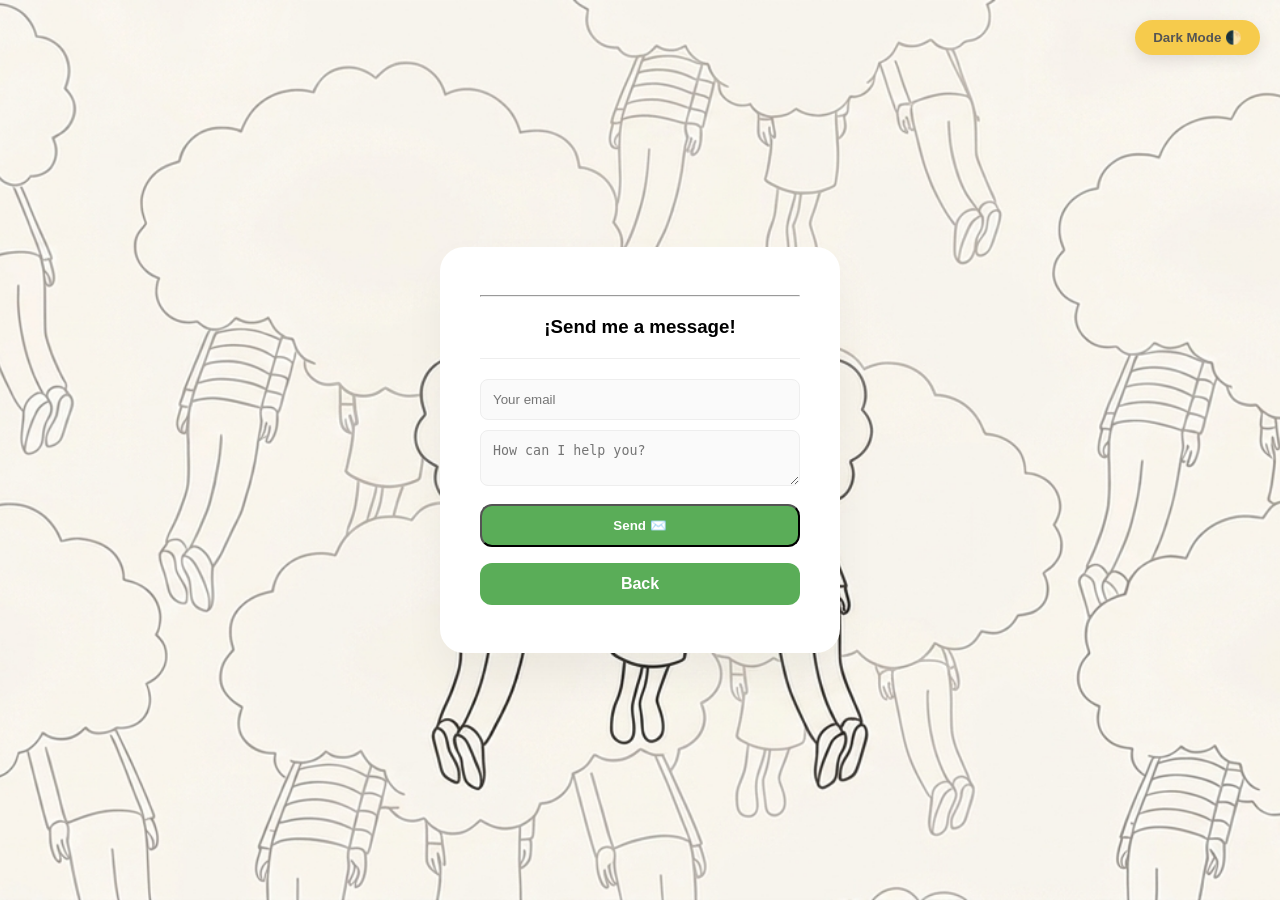
<file: contact.html>
<!doctype html>
<html lang="en">
  <head>
    <meta charset="UTF-8" />
    <meta name="viewport" content="width=device-width, initial-scale=1.0" />
    <link rel="stylesheet" href="style.css" />
    <title>Document</title>
  </head>
  <body>
    <button id="magic-button" class="floating-btn">Dark Mode 🌓</button>

    <div class="card">
      <hr />
      <h3>¡Send me a message!</h3>
      <form
        id="contact-form"
        action="https://formspree.io/f/mreyvvjo"
        method="POST"
      >
        <input type="email" name="email" placeholder="Your email" required />
        <textarea
          name="message"
          placeholder="How can I help you?"
          required
        ></textarea>
        <button type="submit" class="boton">Send ✉️</button>
      </form>
      <a href="./index.html" class="boton">Back</a>
    </div>
    <script src="./main.js"></script>
  </body>
</html>
</file>
<file: style.css>
body {
    margin: 0;
    padding: 0;
    box-sizing: border-box;
    min-height: 100vh;
    width: 100%;
    display: flex;
    justify-content: center;
    align-items: center;
    background-image: url("assets/background.png");
    background-position: center;
    background-size: cover;
    background-repeat: no-repeat;
    background-attachment: fixed;
    overflow: hidden; 
    font-family: 'Segoe UI', sans-serif;
}

.floating-btn {
  position: fixed;
  top: 20px;
  right: 20px;
  padding: 10px 18px;
  border: none;
  border-radius: 50px;
  cursor: pointer;
  background: #f6cb4c;
  color: #555;
  font-weight: bold;
  box-shadow: 0 4px 15px rgba(0,0,0,0.1);
  transition: 0.3s;
  z-index: 1000;
}

.floating-btn:hover {
  transform: scale(1.1);
  background: #e5ad05;
}

.card {
  position: relative;
  background: #FFFFFF;
  padding: 40px;
  width: 320px;
  border-radius: 24px;
  text-align: center;
  box-shadow: 0 20px 40px rgba(0, 0, 0, 0.05);
  transition: transform 0.3s ease, background 0.4s ease;
}

.card:hover {
  transform: translateY(-5px);
}

#github-avatar {
  width: 110px;
  height: 110px;
  border-radius: 50%;
  border: 5px solid #ecf1ec;
  object-fit: cover;
  margin-bottom: 15px;
}

h1 {
  font-size: 1.5rem;
  margin: 10px 0 5px;
  color: #333c87;
}

p {
  color: #333c87;
  font-size: 0.9rem;
  margin-bottom: 20px;
}

.boton {
  display: block;
  background: #5aad58;
  color: #ffffff;
  text-decoration: none;
  padding: 12px;
  margin: 8px 0;
  border-radius: 12px;
  font-weight: 600;
  transition: all 0.3s ease;
}

.boton:hover {
  background: #2d572c;
  letter-spacing: 1px;
}

form {
  display: flex;
  flex-direction: column;
  gap: 10px;
  margin-top: 20px;
  border-top: 1px solid #eee;
  padding-top: 20px;
}

input, textarea {
  padding: 12px;
  border: 1px solid #eee;
  border-radius: 8px;
  background: #fafafa;
  outline: none;
}

input:focus, textarea:focus {
  border-color: #FFD0C7;
}

body.dark {
    background: url("assets/background_dark_mode.png") no-repeat center / 115% fixed #1a1a2e !important;
}

body.dark .card {
  background: #16213e !important;
  color: #45e97c;
  box-shadow: 0 20px 40px rgba(0, 0, 0, 0.4);
}

body.dark h1 { color: #fff; }
body.dark p { color: #aaa; }

body.dark .boton {
  background: #5aad58;
  color: #fff;
}

body.dark .boton:hover {
  background: #2d572c;
}

body.dark input, body.dark textarea {
  background: #1a1a2e;
  border-color: #0f3460;
  color: white;
}

body.dark {
    background-size: 280%;
    background-position: center 20%;
}

.skeleton {
    background: linear-gradient(90deg, #f0f0f0 25%, #e0e0e0 50%, #f0f0f0 75%);
    background-size: 200% 100%;
    animation: shimmer 1.5s infinite;
    margin: 10px auto;
    border-radius: 4px;
}

.skeleton.avatar {
    width: 110px;
    height: 110px;
    border-radius: 50%;
}

.skeleton.text {
    height: 20px;
    width: 80%;
}

.skeleton.title { width: 60%; height: 25px; }

body.dark .skeleton {
    background: linear-gradient(90deg, #222 25%, #333 50%, #222 75%);
    background-size: 200% 100%;
}

@media (max-width: 480px) {
    body {
        min-height: 100dvh;
        display: flex;
        justify-content: center;
        align-items: center;
        background-attachment: scroll !important; 
        background-size: cover !important;
        overflow-y: auto; 
    }

   body.dark {
        background: url("assets/background_dark_mode.png") no-repeat center / cover fixed #1a1a2e !important;
    }

    .card {
        width: 85%;
        background: rgba(255, 255, 255, 0.85) !important;
        backdrop-filter: blur(12px);
        -webkit-backdrop-filter: blur(12px);
    }

    body.dark .card {
        background: rgba(22, 33, 62, 0.85) !important;
        color: #45e97c;
    }
}
</file>
